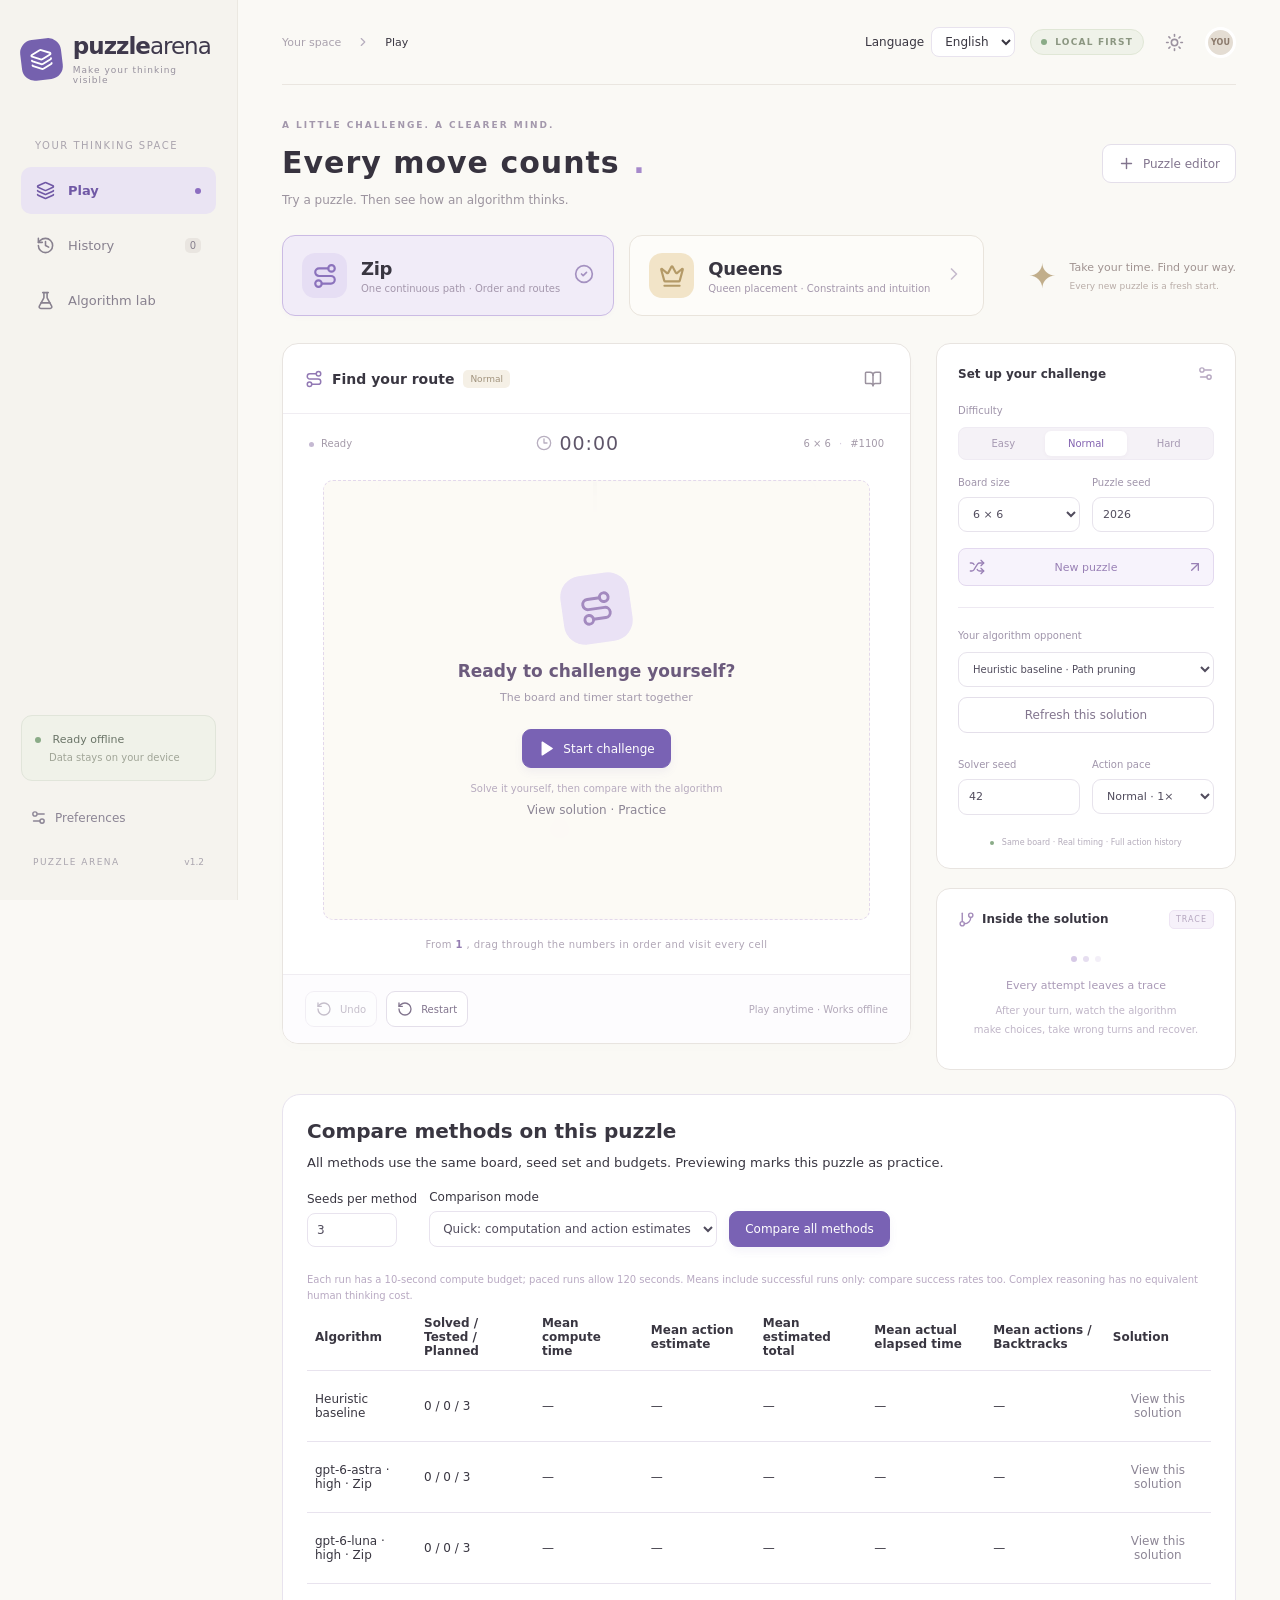
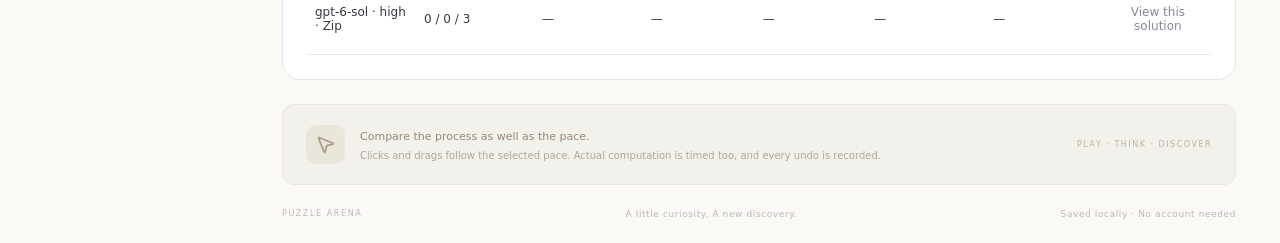
<file: puzzle-arena/index.html>
<!doctype html><html lang="en"><head><meta charset="UTF-8"/><meta name="viewport" content="width=device-width, initial-scale=1"/><meta name="theme-color" content="#faf8f3"/><link rel="icon" type="image/svg+xml" href="./icon.svg"/><title>Puzzle Arena · Every move counts</title>  <script type="module" crossorigin src="./assets/index-QBCMNToN.js"></script>
  <link rel="stylesheet" crossorigin href="./assets/index-B_sEFmNK.css">
</head><body><div id="root"></div></body></html>
</file>
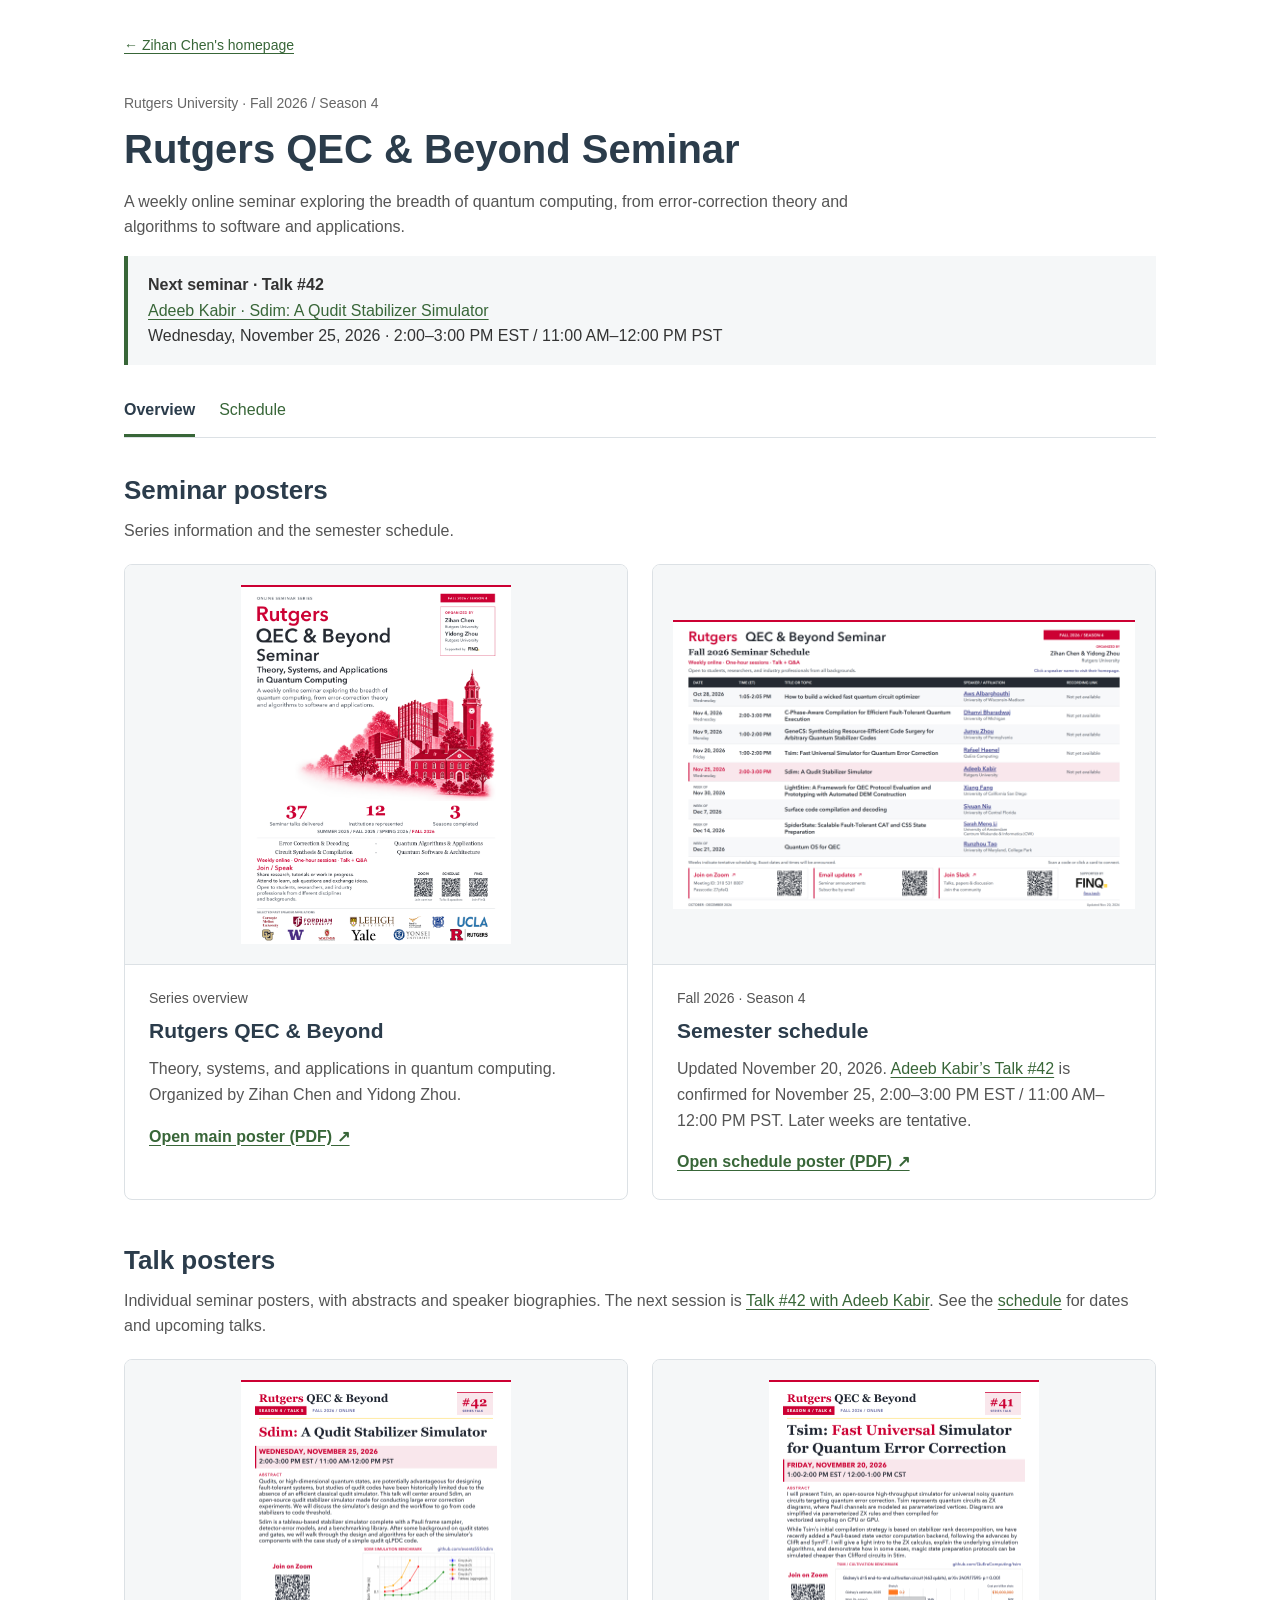
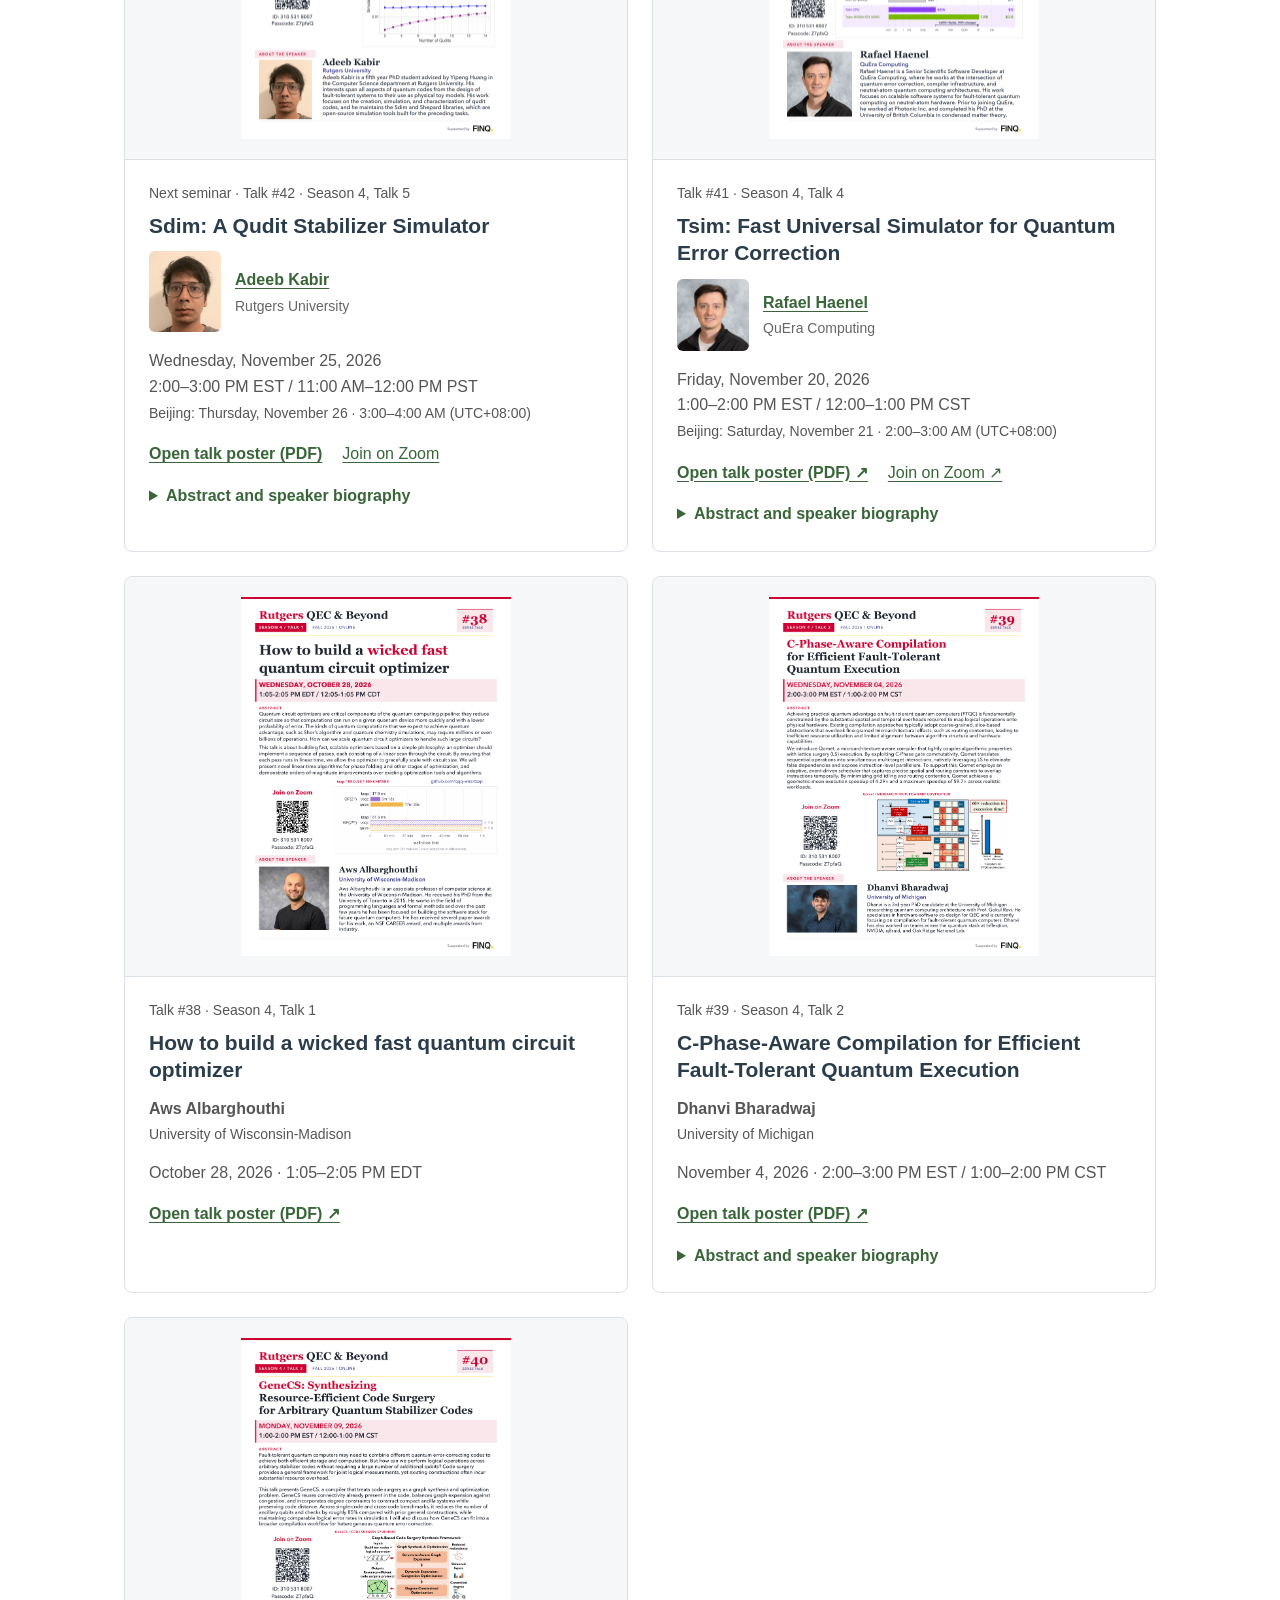
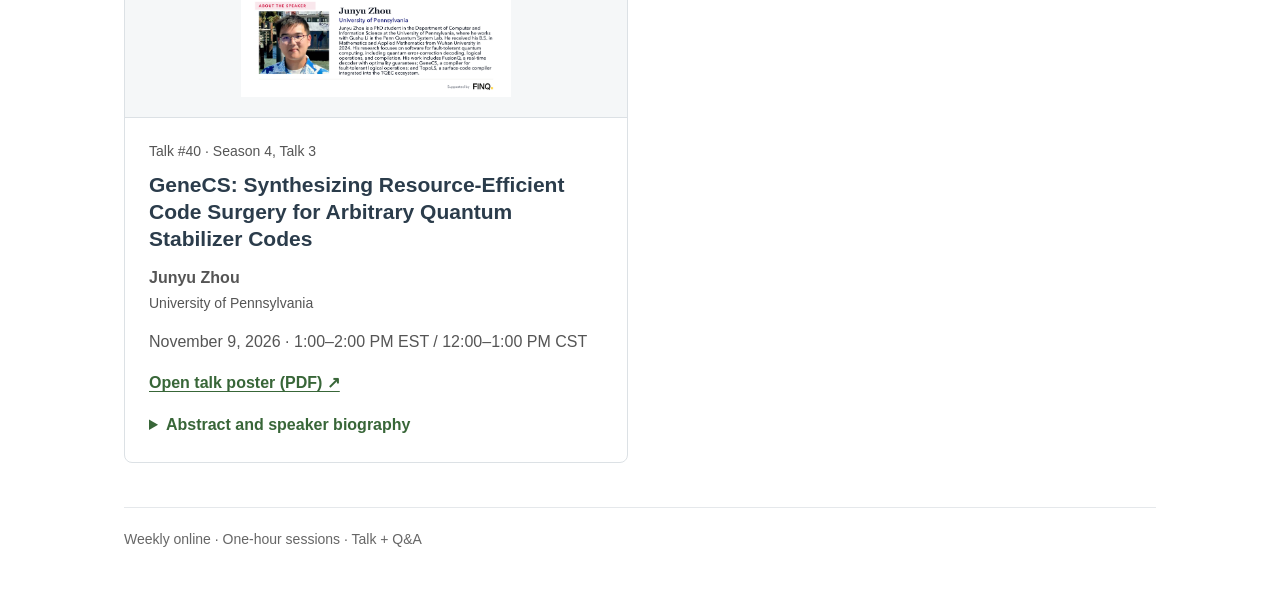
<file: qec-and-beyond/index.html>
<!DOCTYPE html>
<html lang="en">
<head>
    <meta charset="utf-8">
    <meta name="viewport" content="width=device-width, initial-scale=1">
    <title>Rutgers QEC &amp; Beyond — Overview</title>
    <meta name="description" content="Rutgers QEC &amp; Beyond Seminar. Next session: Adeeb Kabir on Sdim, Wednesday, November 25, 2026, 2–3 PM EST. Browse talk posters, abstracts, and speaker biographies.">
    <link rel="canonical" href="https://cesartwothousands.github.io/qec-and-beyond/">
    <link rel="stylesheet" href="styles.css">
</head>
<body>
    <main class="site-shell">
        <a class="back-link" href="../">&larr; Zihan Chen's homepage</a>
        <header class="page-header">
            <p class="eyebrow">Rutgers University · Fall 2026 / Season 4</p>
            <h1>Rutgers QEC &amp; Beyond Seminar</h1>
            <p class="lead">A weekly online seminar exploring the breadth of quantum computing, from error-correction theory and algorithms to software and applications.</p>
            <p class="next-session"><strong>Next seminar · Talk #42</strong><br><a href="#talk-42">Adeeb Kabir · Sdim: A Qudit Stabilizer Simulator</a><br>Wednesday, November 25, 2026 · 2:00–3:00 PM EST / 11:00 AM–12:00 PM PST</p>
            <nav class="site-nav" aria-label="Seminar pages">
                <a href="./" aria-current="page">Overview</a>
                <a href="schedule/">Schedule</a>
            </nav>
        </header>

        <section aria-labelledby="series-posters">
            <div class="section-heading">
                <h2 id="series-posters">Seminar posters</h2>
                <p>Series information and the semester schedule.</p>
            </div>
            <div class="poster-grid">
                <article class="poster-card">
                    <a class="poster-preview" href="poster/Main_Poster.pdf" target="_blank" rel="noopener" aria-label="Open the seminar overview poster PDF in a new tab">
                        <img src="previews/main-poster.png" width="825" height="1100" alt="Rutgers QEC and Beyond Seminar overview poster">
                    </a>
                    <div class="poster-body">
                        <p class="eyebrow">Series overview</p>
                        <h3>Rutgers QEC &amp; Beyond</h3>
                        <p>Theory, systems, and applications in quantum computing. Organized by Zihan Chen and Yidong Zhou.</p>
                        <a class="pdf-link" href="poster/Main_Poster.pdf" target="_blank" rel="noopener">Open main poster (PDF) &nearr;</a>
                    </div>
                </article>
                <article class="poster-card">
                    <a class="poster-preview" href="poster/Fall_2026_Schedule_20261120.pdf" target="_blank" rel="noopener" aria-label="Open the Fall 2026 schedule poster PDF in a new tab">
                        <img src="previews/fall-2026-schedule.png?v=20261120-1400" width="3840" height="2400" alt="Fall 2026 schedule updated November 20, highlighting Adeeb Kabir's confirmed November 25, 2026 Sdim session">
                    </a>
                    <div class="poster-body">
                        <p class="eyebrow">Fall 2026 · Season 4</p>
                        <h3>Semester schedule</h3>
                        <p>Updated November 20, 2026. <a href="#talk-42">Adeeb Kabir’s Talk #42</a> is confirmed for November 25, 2:00–3:00 PM EST / 11:00 AM–12:00 PM PST. Later weeks are tentative.</p>
                        <a class="pdf-link" href="poster/Fall_2026_Schedule_20261120.pdf" target="_blank" rel="noopener">Open schedule poster (PDF) &nearr;</a>
                    </div>
                </article>
            </div>
        </section>

        <section aria-labelledby="talk-posters">
            <div class="section-heading">
                <h2 id="talk-posters">Talk posters</h2>
                <p>Individual seminar posters, with abstracts and speaker biographies. The next session is <a href="#talk-42">Talk #42 with Adeeb Kabir</a>. See the <a href="schedule/">schedule</a> for dates and upcoming talks.</p>
            </div>
            <div class="poster-grid">
                <article class="poster-card" id="talk-42">
                    <a class="poster-preview" href="poster/042_A_Kabir.pdf" target="_blank" rel="noopener" aria-label="Open Adeeb Kabir’s talk 42 poster">
                        <img src="previews/042-kabir.png?v=20261120-1400" width="2160" height="2880" alt="Talk 42 poster for Sdim: A Qudit Stabilizer Simulator, by Adeeb Kabir" loading="lazy">
                    </a>
                    <div class="poster-body">
                        <p class="eyebrow">Next seminar · Talk #42 · Season 4, Talk 5</p>
                        <h3>Sdim: A Qudit Stabilizer Simulator</h3>
                        <div class="speaker-profile">
                            <img src="assets/042-kabir-portrait.jpg" width="72" height="81" alt="Adeeb Kabir" loading="lazy">
                            <div>
                                <p class="speaker"><a href="https://computerscience.rutgers.edu/people/graduate-students/details/adeeb-kabir" target="_blank" rel="noopener">Adeeb Kabir</a></p>
                                <p class="affiliation">Rutgers University</p>
                            </div>
                        </div>
                        <p><time datetime="2026-11-25T14:00:00-05:00">Wednesday, November 25, 2026</time><br>2:00–3:00 PM EST / 11:00 AM–12:00 PM PST<br><span class="local-time-note">Beijing: Thursday, November 26 · 3:00–4:00 AM (UTC+08:00)</span></p>
                        <div class="talk-actions">
                            <a class="pdf-link" href="poster/042_A_Kabir.pdf" target="_blank" rel="noopener">Open talk poster (PDF)</a>
                            <a href="https://us06web.zoom.us/j/3105318007?pwd=J2lAabtXhMgk6lW6zgbEu6DhalWJ5f.1&amp;omn=85307174680" target="_blank" rel="noopener">Join on Zoom</a>
                        </div>
                        <details class="talk-details">
                            <summary>Abstract and speaker biography</summary>
                            <h4>Abstract</h4>
                            <p>Qudits, or high-dimensional quantum states, are potentially advantageous for designing fault-tolerant systems, but studies of qudit codes have been historically limited due to the absence of an efficient classical qudit simulator.  This talk will center around Sdim, an open-source qudit stabilizer simulator made for conducting large error correction experiments.  We will discuss the simulator’s design and the workflow to go from code stabilizers to code threshold.</p>
                            <p>Sdim is a tableau-based stabilizer simulator complete with a Pauli frame sampler, detector-error models, and a benchmarking library.  After some background on qudit states and gates, we will walk through the design and algorithms for each of the simulator’s components with the case study of a simple qudit qLPDC code.</p>
                            <figure class="research-figure">
                                <a href="assets/042-sdim-benchmark.png" target="_blank" rel="noopener" aria-label="Open the supplied Sdim benchmark at full size">
                                    <img src="assets/042-sdim-benchmark.png" width="2100" height="1500" alt="Speaker-supplied simulation time versus qudit count for Cirq at dimensions 2, 3, 5, and 7 and the aggregated tableau simulator" loading="lazy">
                                </a>
                                <figcaption>Sdim simulation benchmark. <a href="https://github.com/events555/sdim" target="_blank" rel="noopener">Explore Sdim on GitHub</a></figcaption>
                            </figure>
                            <h4>About the speaker</h4>
                            <p>Adeeb Kabir is a fifth year PhD student advised by Yipeng Huang in the Computer Science department at Rutgers University.  His interests span all aspects of quantum codes from the design of fault-tolerant systems to their use as physical toy models.  His work focuses on the creation, simulation, and characterization of qudit codes, and he maintains the Sdim and Shepard libraries, which are open-source simulation tools built for the preceding tasks.</p>
                        </details>
                    </div>
                </article>
                <article class="poster-card" id="talk-41">
                    <a class="poster-preview" href="poster/041_R_Haenel.pdf" target="_blank" rel="noopener" aria-label="Open the poster for talk 41 by Rafael Haenel in a new tab">
                        <img src="previews/041-haenel.png" width="2160" height="2880" alt="Talk 41 poster: Tsim: Fast Universal Simulator for Quantum Error Correction, by Rafael Haenel; November 20, 2026, 1–2 PM EST" loading="lazy">
                    </a>
                    <div class="poster-body">
                        <p class="eyebrow">Talk #41 · Season 4, Talk 4</p>
                        <h3>Tsim: Fast Universal Simulator for Quantum Error Correction</h3>
                        <div class="speaker-profile">
                            <img src="assets/041-haenel-portrait.png" width="72" height="72" alt="Rafael Haenel" loading="lazy">
                            <div>
                                <p class="speaker"><a href="https://www.linkedin.com/in/rafael-haenel/" target="_blank" rel="noopener">Rafael Haenel</a></p>
                                <p class="affiliation">QuEra Computing</p>
                            </div>
                        </div>
                        <p><time datetime="2026-11-20T13:00:00-05:00">Friday, November 20, 2026</time><br>1:00–2:00 PM EST / 12:00–1:00 PM CST<br><span class="local-time-note">Beijing: Saturday, November 21 · 2:00–3:00 AM (UTC+08:00)</span></p>
                        <div class="talk-actions">
                            <a class="pdf-link" href="poster/041_R_Haenel.pdf" target="_blank" rel="noopener">Open talk poster (PDF) &nearr;</a>
                            <a href="https://us06web.zoom.us/j/3105318007?pwd=J2lAabtXhMgk6lW6zgbEu6DhalWJ5f.1&amp;omn=85307174680" target="_blank" rel="noopener">Join on Zoom &nearr;</a>
                        </div>
                        <details class="talk-details">
                            <summary>Abstract and speaker biography</summary>
                            <h4>Abstract</h4>
                            <p>I will present Tsim, an open-source high-throughput simulator for universal noisy quantum circuits targeting quantum error correction. Tsim represents quantum circuits as ZX diagrams, where Pauli channels are modeled as parameterized vertices. Diagrams are simplified via parameterized ZX rules and then compiled for vectorized sampling on CPU or GPU. While Tsim’s initial compilation strategy is based on stabilizer rank decomposition, we have recently added a Pauli-based state vector computation backend, following the advances by Clifft and SymFT. I will give a light intro to the ZX calculus, explain the underlying simulation algorithms, and demonstrate how in some cases, magic state preparation protocols can be simulated cheaper than Clifford circuits in Stim.</p>
                            <figure class="research-figure">
                                <a href="assets/041-tsim-research.svg" target="_blank" rel="noopener" aria-label="Open Rafael Haenel's supplied Tsim research figure in a new tab">
                                    <img src="assets/041-tsim-research.svg" width="1200" height="431" alt="Speaker-supplied Tsim cultivation benchmark comparing simulation throughput and cost for a distance-five cultivation circuit on 463 qubits" loading="lazy">
                                </a>
                                <figcaption>Tsim · Speaker-supplied research figure. <a href="https://github.com/QuEraComputing/tsim" target="_blank" rel="noopener">Explore Tsim on GitHub &nearr;</a></figcaption>
                            </figure>
                            <h4>About the speaker</h4>
                            <p>Rafael Haenel is a Senior Scientific Software Developer at QuEra Computing, where he works at the intersection of quantum error correction, compiler infrastructure, and neutral-atom quantum computing architectures. His work focuses on scalable software systems for fault-tolerant quantum computing on neutral-atom hardware. Prior to joining QuEra, he worked at Photonic Inc. and completed his PhD at the University of British Columbia in condensed matter theory.</p>
                        </details>
                    </div>
                </article>
                <article class="poster-card" id="talk-38">
                    <a class="poster-preview" href="poster/038_Albarghouthi.pdf" target="_blank" rel="noopener" aria-label="Open the poster for talk 38 by Aws Albarghouthi in a new tab">
                        <img src="previews/038-albarghouthi.png" width="825" height="1100" alt="Talk 38 poster: How to build a wicked fast quantum circuit optimizer, by Aws Albarghouthi" loading="lazy">
                    </a>
                    <div class="poster-body">
                        <p class="eyebrow">Talk #38 · Season 4, Talk 1</p>
                        <h3>How to build a wicked fast quantum circuit optimizer</h3>
                        <p class="speaker">Aws Albarghouthi</p>
                        <p class="affiliation">University of Wisconsin-Madison</p>
                        <p><time datetime="2026-10-28">October 28, 2026</time> · 1:05–2:05 PM EDT</p>
                        <a class="pdf-link" href="poster/038_Albarghouthi.pdf" target="_blank" rel="noopener">Open talk poster (PDF) &nearr;</a>
                    </div>
                </article>
                <article class="poster-card" id="talk-39">
                    <a class="poster-preview" href="poster/039_Bharadwaj.pdf" target="_blank" rel="noopener" aria-label="Open the poster for talk 39 by Dhanvi Bharadwaj in a new tab">
                        <img src="previews/039-bharadwaj.png" width="825" height="1100" alt="Talk 39 poster: C-Phase-Aware Compilation for Efficient Fault-Tolerant Quantum Execution, by Dhanvi Bharadwaj" loading="lazy">
                    </a>
                    <div class="poster-body">
                        <p class="eyebrow">Talk #39 · Season 4, Talk 2</p>
                        <h3>C-Phase-Aware Compilation for Efficient Fault-Tolerant Quantum Execution</h3>
                        <p class="speaker">Dhanvi Bharadwaj</p>
                        <p class="affiliation">University of Michigan</p>
                        <p><time datetime="2026-11-04">November 4, 2026</time> · 2:00–3:00 PM EST / 1:00–2:00 PM CST</p>
                        <a class="pdf-link" href="poster/039_Bharadwaj.pdf" target="_blank" rel="noopener">Open talk poster (PDF) &nearr;</a>
                        <details class="talk-details">
                            <summary>Abstract and speaker biography</summary>
                            <h4>Abstract</h4>
                            <p>Achieving practical quantum advantage on fault-tolerant quantum computers (FTQC) is fundamentally constrained by the substantial spatial and temporal overheads required to map logical operations onto physical hardware. Existing compilation approaches typically adopt coarse-grained, slice-based abstractions that overlook fine-grained microarchitectural effects, such as routing contention, leading to inefficient resource utilization and limited alignment between algorithm structure and hardware capabilities.</p>
                            <p>We introduce Qomet, a microarchitecture-aware compiler that tightly couples algorithmic properties with lattice surgery (LS) execution. By exploiting C-Phase gate commutativity, Qomet translates sequential operations into simultaneous multi-target interactions, natively leveraging LS to eliminate false dependencies and expose instruction-level parallelism. To support this, Qomet employs an adaptive, event-driven scheduler that captures precise spatial and routing constraints to overlap instructions temporally. By minimizing grid idling and routing contention, Qomet achieves a geometric-mean execution speedup of 4.29× and a maximum speedup of 59.7× across realistic workloads.</p>
                            <h4>About the speaker</h4>
                            <p>Dhanvi is a 3rd-year PhD candidate at the University of Michigan researching quantum computing architecture with Prof. Gokul Ravi. He specializes in hardware-software co-design for QEC and is currently focusing on compilation for fault-tolerant quantum computers. Dhanvi has also worked on teams across the quantum stack at Infleqtion, NVIDIA, qBraid, and Oak Ridge National Lab.</p>
                        </details>
                    </div>
                </article>
                <article class="poster-card" id="talk-40">
                    <a class="poster-preview" href="poster/040_Zhou.pdf" target="_blank" rel="noopener" aria-label="Open the poster for talk 40 by Junyu Zhou in a new tab">
                        <img src="previews/040-zhou.png" width="825" height="1100" alt="Talk 40 poster: GeneCS: Synthesizing Resource-Efficient Code Surgery for Arbitrary Quantum Stabilizer Codes, by Junyu Zhou" loading="lazy">
                    </a>
                    <div class="poster-body">
                        <p class="eyebrow">Talk #40 · Season 4, Talk 3</p>
                        <h3>GeneCS: Synthesizing Resource-Efficient Code Surgery for Arbitrary Quantum Stabilizer Codes</h3>
                        <p class="speaker">Junyu Zhou</p>
                        <p class="affiliation">University of Pennsylvania</p>
                        <p><time datetime="2026-11-09">November 9, 2026</time> · 1:00–2:00 PM EST / 12:00–1:00 PM CST</p>
                        <a class="pdf-link" href="poster/040_Zhou.pdf" target="_blank" rel="noopener">Open talk poster (PDF) &nearr;</a>
                        <details class="talk-details">
                            <summary>Abstract and speaker biography</summary>
                            <h4>Abstract</h4>
                            <p>Fault-tolerant quantum computers may need to combine different quantum error-correcting codes to achieve both efficient storage and computation. But how can we perform logical operations across arbitrary stabilizer codes without requiring a large number of additional qubits? Code surgery provides a general framework for joint logical measurements, yet existing constructions often incur substantial resource overhead.</p>
                            <p>This talk presents GeneCS, a compiler that treats code surgery as a graph synthesis and optimization problem. GeneCS reuses connectivity already present in the code, balances graph expansion against congestion, and incorporates degree constraints to construct compact ancilla systems while preserving code distance. Across single-code and cross-code benchmarks, it reduces the number of ancillary qubits and checks by roughly 85% compared with prior general constructions, while maintaining comparable logical error rates in simulation. I will also discuss how GeneCS can fit into a broader compilation workflow for heterogeneous quantum error correction.</p>
                            <h4>About the speaker</h4>
                            <p>Junyu Zhou is a PhD student in the Department of Computer and Information Science at the University of Pennsylvania, where he works with Gushu Li in the Penn Quantum System Lab. He received his B.S. in Mathematics and Applied Mathematics from Wuhan University in 2024. His research focuses on software for fault-tolerant quantum computing, including quantum error-correction decoding, logical operations, and compilation. His work includes FusionQ, a real-time decoder with optimality guarantees; GeneCS, a compiler for fault-tolerant logical operations; and TopoLS, a surface-code compiler integrated into the TQEC ecosystem.</p>
                        </details>
                    </div>
                </article>
            </div>
        </section>
        <footer class="page-footer">
            <p>Weekly online · One-hour sessions · Talk + Q&amp;A</p>
        </footer>
    </main>
</body>
</html>
</file>
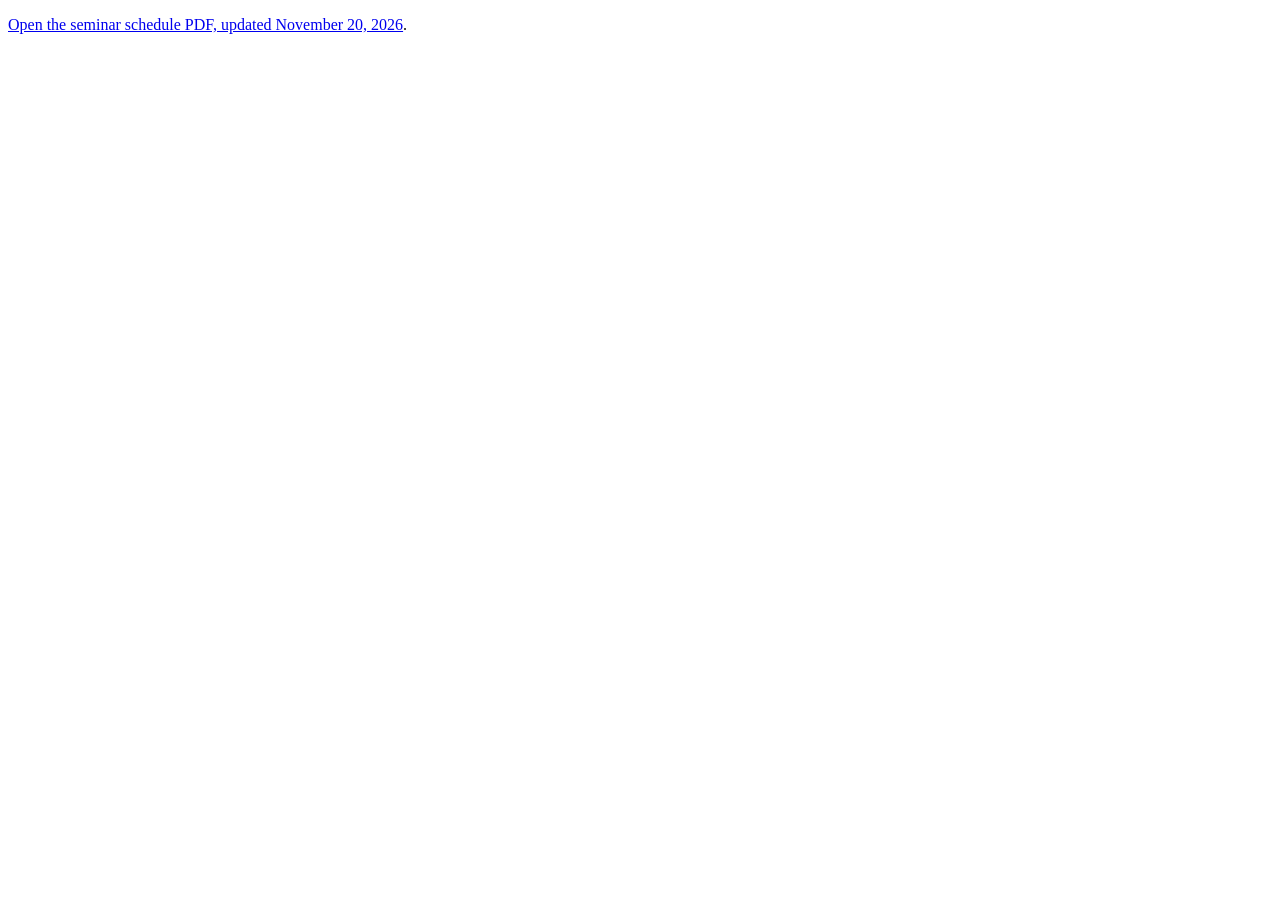
<file: qec-and-beyond/schedule/index.html>
<!DOCTYPE html>
<html lang="en">
<head>
    <meta charset="utf-8">
    <meta name="viewport" content="width=device-width, initial-scale=1">
    <meta http-equiv="refresh" content="0; url=../poster/Fall_2026_Schedule_20261120.pdf">
    <title>Rutgers QEC &amp; Beyond — Schedule</title>
    <link rel="canonical" href="https://cesartwothousands.github.io/qec-and-beyond/schedule.pdf">
</head>
<body>
    <p><a href="../poster/Fall_2026_Schedule_20261120.pdf">Open the seminar schedule PDF, updated November 20, 2026</a>.</p>
</body>
</html>
</file>
<file: puzzle-arena/assets/index-B_sEFmNK.css>
:root{font-family:Inter,Noto Sans SC,Microsoft YaHei,system-ui,sans-serif;color:#393641;background:#faf9f5;font-synthesis:none;font-weight:400;font-size:14px;-webkit-font-smoothing:antialiased}*{box-sizing:border-box}body{margin:0}button,input,select{font:inherit}button{cursor:pointer;transition:background .16s,transform .16s,box-shadow .16s}button:disabled{opacity:.45;cursor:not-allowed}button:not(:disabled):active{transform:translateY(1px)}button:focus-visible,a:focus-visible,input:focus-visible,select:focus-visible{outline:3px solid #ad9cdc;outline-offset:3px}button{color:inherit}a{cursor:pointer}h1,h2,h3,p{margin:0}button svg{flex-shrink:0}input,select{min-width:0;color:#514c5d;background:#fff;border:1px solid #e7e3ec;border-radius:9px;padding:10px 11px;outline:none}input:focus,select:focus{border-color:#9a85d4}select{cursor:pointer}.app{display:flex;min-height:100vh}.sidebar{width:238px;flex-shrink:0;border-right:1px solid #ebe8e1;background:#f5f3ee;position:fixed;inset:0 auto 0 0;display:flex;flex-direction:column;padding:33px 21px;z-index:20}.brand{display:flex;gap:11px;align-items:center;text-decoration:none;color:#3f394c;font-size:23px;font-weight:800;letter-spacing:-1px}.brand-light{font-weight:400}.brand small{display:block;font-size:9px;font-weight:400;letter-spacing:1px;color:#97919e;margin-top:6px}.brand-mark{height:41px;width:41px;background:#7561ae;border-radius:13px;display:grid;place-items:center;color:#fff;transform:rotate(-7deg)}.nav-label{font-size:10px;letter-spacing:1.5px;color:#aaa4ae;margin:55px 14px 16px}nav{display:flex;flex-direction:column;gap:8px}nav button{border:0;background:transparent;padding:14px 15px;display:flex;align-items:center;gap:13px;color:#88818f;text-align:left;border-radius:10px;font-size:13px}nav button.active{background:#eae4f3;color:#7058a5;font-weight:600}nav button:hover{background:#eee9f2}.nav-dot{width:6px;height:6px;border-radius:100%;background:#8c6dc1;margin-left:auto}nav button:not(.active) .nav-dot{display:none}.count{margin-left:auto;font-size:10px;background:#e9e5e0;border-radius:5px;padding:2px 5px}.sidebar-bottom{margin-top:auto}.offline{font-size:11px;color:#6b7568;padding:17px 13px;border:1px solid #e1e5da;background:#f0f2e9;border-radius:11px;margin-bottom:19px}.offline>span,.local-pill>span,.settings-foot>span{display:inline-block;width:6px;height:6px;background:#8aab87;border-radius:50%;margin-right:8px}.offline small{display:block;font-size:10px;color:#a0a597;margin:6px 0 0 14px}.text-button{display:inline-flex;align-items:center;gap:8px;background:none;border:none;color:#8c8595;font-size:12px;padding:9px}.version{display:flex;justify-content:space-between;font-size:9px;color:#aaa5ae;letter-spacing:1.5px;margin:22px 12px 0}.version span{letter-spacing:0}main{margin-left:238px;width:calc(100% - 238px);padding:0 44px;max-width:1600px}.topbar{height:85px;border-bottom:1px solid #eae6e0;display:flex;align-items:center;justify-content:space-between;font-size:11px}.topbar>span,.topbar>div{display:flex;align-items:center;gap:15px}.breadcrumb{color:#aaa2ae}.topbar>span>svg{color:#b6aebe}.local-pill{font-size:9px;font-weight:600;letter-spacing:1.2px;color:#8b9681;background:#eff2e9;border:1px solid #e0e7d6;border-radius:20px;padding:7px 10px}.icon-button{display:inline-flex;align-items:center;justify-content:center;width:31px;height:31px;border:0;border-radius:8px;background:transparent;color:#9b929f}.icon-button:hover{background:#eee9f2}.avatar{height:31px;width:31px;display:grid;place-items:center;background:#e4ddd3;border:3px solid white;border-radius:50%;font-size:8px;font-weight:700;color:#8a796b}.page-heading{display:flex;align-items:center;justify-content:space-between;gap:20px;margin:35px 0 28px}.eyebrow{font-size:9px;letter-spacing:2px;color:#a398ac;font-weight:600;margin-bottom:10px}h1{font-size:30px;line-height:1.5;letter-spacing:1px;font-weight:650;color:#37333f}.heading-dot{color:#a68acb;margin-left:2px}.page-heading p{font-size:12px;color:#9c949f;margin-top:8px}.secondary,.primary{border:1px solid #e4dfea;border-radius:9px;display:inline-flex;align-items:center;justify-content:center;gap:8px;padding:10px 15px;white-space:nowrap;font-size:12px;font-weight:500}.secondary{background:#fff;color:#82758e}.secondary:hover{background:#f7f3fa}.primary{background:#7962b4;border-color:#7962b4;color:#fff;box-shadow:0 4px 9px #7962b414}.primary:hover{background:#68519f}.game-tabs{display:flex;gap:15px;margin-bottom:27px}.game-tab{display:flex;align-items:center;gap:14px;padding:17px 19px;border:1px solid #e9e4dc;border-radius:13px;background:#fdfcf9;min-width:245px;text-align:left}.game-tab.selected{background:#f1ecf8;border-color:#cbbbe4;box-shadow:0 2px 4px #9980bb08}.game-icon{width:45px;height:45px;display:grid;place-items:center;border-radius:13px;flex-shrink:0}.zip-icon{background:#e6def4;color:#8b72bc}.queen-icon{background:#f2e4c8;color:#b49a68}.game-tab strong{font-size:18px;font-weight:650;display:block;letter-spacing:-.3px}.game-tab div>span{display:block;color:#a497ac;font-size:10px;margin-top:4px}.game-selected{margin-left:auto;color:#a491c0}.game-tab:not(.selected) .game-selected{color:#c6bbcd}.tiny-note{display:flex;align-items:center;gap:13px;margin-left:auto;color:#a09391;font-size:11px}.tiny-note small{font-size:9px;color:#b9ada8;display:block;margin-top:7px}.sparkle{font-size:34px;color:#c1ae8b}.workspace{display:grid;grid-template-columns:minmax(400px,1fr) 300px;gap:25px;align-items:start}.play-card{background:#fff;border:1px solid #e8e4e0;border-radius:16px;overflow:hidden;box-shadow:0 4px 13px #4a3a5503}.card-top{display:flex;align-items:center;justify-content:space-between;padding:19px 22px;border-bottom:1px solid #f0edf2}.puzzle-title{display:flex;align-items:center;gap:9px}.puzzle-title h2{font-size:14px;font-weight:600}.mini-icon{display:flex;color:#9279b4}.difficulty-tag{font-size:9px;color:#a0927c;background:#f5f0e6;padding:4px 7px;border-radius:5px;font-weight:400}.session-strip{display:flex;align-items:center;justify-content:space-between;padding:18px 26px;font-size:10px;color:#a49aa9}.status-dot{display:inline-block;background:#c5b9d2;width:5px;height:5px;border-radius:50%;margin-right:7px}.status-dot.running{background:#8ead88;box-shadow:0 0 0 3px #8ead8818}.timer{display:flex;align-items:center;gap:7px;font-size:19px;color:#5f566a;font-weight:500;letter-spacing:1px;font-variant-numeric:tabular-nums}.timer svg{color:#b8afc0}.board-info{display:flex;gap:8px}.board-info span{color:#d5cbdc}.board-area{position:relative;padding:8px 40px 0;min-height:310px}.board{--n: 6;display:grid;grid-template-columns:repeat(var(--n),1fr);position:relative;aspect-ratio:1;width:100%;max-width:440px;margin:auto;border:2px solid #847391;border-radius:10px;overflow:hidden;background:#fff;touch-action:none;isolation:isolate}.board.zip{background:#fbf9fd;border-color:#bdb0cd}.cell{display:grid;place-items:center;aspect-ratio:1;padding:0;position:relative;border:0;border-right:1px solid #d9d0e340;border-bottom:1px solid #d9d0e340;background:transparent;z-index:2;touch-action:none;border-radius:0;color:#61506f;user-select:none}.zip .cell{border-right-color:#d9cfe4;border-bottom-color:#d9cfe4}.cell:hover{box-shadow:inset 0 0 0 2px #927ab633}.cell:active{transform:none!important}.number{display:grid;place-items:center;background:#fbf9fd;width:58%;height:58%;border-radius:50%;font-size:clamp(12px,1.5vw,20px);font-weight:600;border:2px solid #78608f;color:#655076;z-index:4}.number.reached{background:#7963b9;color:#fff;border-color:#7963b9}.path-svg{position:absolute;inset:0;pointer-events:none;width:100%;height:100%;z-index:1}.head-dot{height:15px;width:15px;border-radius:50%;background:#a496d1;box-shadow:0 0 0 5px #7963b92a}.cross{font-size:25px;opacity:.45;font-weight:300}.cell.current{box-shadow:inset 0 0 0 3px #7054a8aa}.cell.evidence{filter:saturate(1.25)}.cell>svg{max-width:65%;max-height:65%}.board-instruction{text-align:center;margin:19px 10px 24px;color:#b0a6b6;font-size:10px;letter-spacing:.4px}.board-instruction b{color:#947db2}.start-cover{position:absolute;inset:8px 40px 0;z-index:7;background:#fcfaf5f7;display:flex;align-items:center;justify-content:center;flex-direction:column;border-radius:10px;border:1px dashed #e3d8ec;backdrop-filter:blur(18px)}.start-cover h3{font-size:17px;color:#6c5b7d;margin:18px 0 10px}.start-cover p{font-size:11px;color:#a49aad;margin-bottom:25px}.start-cover small{font-size:10px;color:#b7abbf;margin-top:15px}.start-symbol{width:69px;height:69px;background:#eae2f5;border-radius:21px;color:#a38abf;display:grid;place-items:center;transform:rotate(-8deg)}.play-actions{display:flex;align-items:center;gap:9px;padding:16px 22px;background:#fdfcfe;border-top:1px solid #f0edf2}.play-actions>span:not(.keyboard-hint){flex:1}.play-actions .secondary{font-size:10px;padding:9px 10px}.keyboard-hint{font-size:10px;color:#b3a9ba}.right-panel{display:flex;flex-direction:column;gap:19px}.settings-card,.thought-card{background:#fff;border:1px solid #e8e4e0;border-radius:14px;padding:21px}.section-title{display:flex;align-items:center;justify-content:space-between;gap:15px;margin-bottom:22px}.section-title h3{font-size:12px;font-weight:600;display:flex;align-items:center;gap:7px}.section-title>svg{color:#b6a8c1}.settings-card label{font-size:10px;color:#a095ab;display:block;margin-bottom:9px}.segmented{display:flex;background:#f5f2f7;border:1px solid #efebf3;padding:3px;border-radius:8px;margin-bottom:16px}.segmented button{flex:1;border:0;padding:7px;background:none;border-radius:6px;color:#a699b2;font-size:10px}.segmented button.on{background:#fff;color:#8464b1;box-shadow:0 1px 4px #5a3c5b0a}.field-row{display:flex;gap:12px;margin-top:15px}.field-row label{flex:1;min-width:0}.field-row input,.field-row select{display:block;width:100%;font-size:11px;margin-top:7px;padding:9px 10px}.new-puzzle{margin-top:7px;display:flex;align-items:center;justify-content:center;gap:8px;width:100%;padding:10px;border:1px solid #e3d9ef;border-radius:8px;background:#f7f3fc;color:#9980b5;font-size:11px}.new-puzzle svg:last-child{margin-left:auto}.new-puzzle svg:first-child{margin-right:auto}.divider{height:1px;background:#eee9f2;margin:21px 0}.full-select{width:100%;font-size:10px;padding:10px}.settings-foot{color:#b4acbb;font-size:8px;margin-top:14px;text-align:center}.settings-foot>span{width:4px;height:4px;margin-right:5px}.thought-card{padding-bottom:0;overflow:hidden}.thought-card .section-title{margin-bottom:9px}.thought-card h3 svg{color:#a58dbb}.live-label{font-size:8px;letter-spacing:1px;color:#b6a7c0;background:#f6f1fa;border:1px solid #eee5f4;border-radius:5px;padding:4px 6px}.thought-empty{text-align:center;padding:18px 0 30px}.thought-empty strong{font-size:11px;color:#aa9ab7;font-weight:400;display:block;margin:17px 0 9px}.thought-empty p{font-size:10px;line-height:1.9;color:#c0b6c8}.thought-dots{display:flex;justify-content:center;gap:6px}.thought-dots span{height:6px;width:6px;border-radius:50%;background:#d6c9e6}.thought-dots span:nth-child(2){opacity:.6}.thought-dots span:nth-child(3){opacity:.3}.trace-list{max-height:245px;overflow:auto;margin-top:18px}.trace-entry{display:flex;gap:10px;margin-bottom:16px}.trace-step{font-size:8px;color:#aa98b9;border-radius:6px;background:#f6f1fa;padding:4px;height:21px;min-width:23px;text-align:center}.trace-entry strong{font-size:10px;color:#8b779e;font-weight:500}.trace-entry p{font-size:9px;line-height:1.7;color:#b3a4bf;margin-top:4px}.trace-entry.bad strong{color:#b68487}.trace-entry em{font-size:8px;font-style:normal;display:inline-block;margin-left:4px;color:#c3b7cc}.trace-stats{display:flex;justify-content:space-between;border-top:1px solid #f1ebf5;padding:14px 0;color:#8f79a1;font-size:13px;text-align:center}.trace-stats small{display:block;font-size:8px;color:#b1a3bc;margin-top:4px}.bottom-note{display:flex;align-items:center;gap:15px;background:#f3f1eb;border:1px solid #ebe6db;border-radius:12px;padding:20px 23px;margin-top:24px}.note-icon{height:39px;width:39px;border-radius:10px;background:#eae6dc;color:#ac9c84;display:grid;place-items:center}.bottom-note strong{font-size:11px;font-weight:500;color:#978875}.bottom-note p{font-size:10px;color:#b2a696;margin-top:7px}.bottom-note>span{margin-left:auto;font-size:8px;letter-spacing:1.5px;color:#bfb29c}.comparison{display:flex;align-items:center;gap:25px;border:1px solid #e2d8ee;background:#f1ecf8;border-radius:12px;padding:22px;margin-top:24px}.comparison h3{font-size:16px;color:#78658b}.comparison p{font-size:10px;color:#a695b5;margin-top:8px}.comparison>div:first-child{margin-right:auto}.score>span{display:block;font-size:10px;color:#a08ead;margin-bottom:8px}.score strong{font-size:26px;color:#79628b;font-weight:500;font-variant-numeric:tabular-nums}.versus{font-size:10px;color:#bda9cb}.replay-controls{display:flex;align-items:center;gap:8px;padding:10px 19px;border-top:1px solid #eee}.replay-controls input{flex:1;min-width:30px;padding:0;accent-color:#8b71b6}.replay-controls select{font-size:10px;padding:4px}.replay-controls small{font-size:9px;color:#a99ab5;white-space:nowrap}footer{padding:24px 0;display:flex;justify-content:space-between;font-size:9px;color:#bdb5bf;letter-spacing:.6px}footer>span:first-child{font-size:8px;letter-spacing:1.6px}.message{display:flex;align-items:center;justify-content:space-between;padding:11px 15px;border:1px solid #dce5d6;background:#f0f5ed;color:#819477;border-radius:9px;font-size:12px;margin-top:15px;gap:10px}.message.error{background:#fff0ed;border-color:#eed5cd;color:#b27869}.message button{background:none;border:none;display:flex;color:inherit}.history-grid{display:grid;grid-template-columns:repeat(auto-fill,minmax(260px,1fr));gap:20px}.history-card,.algorithm-card{background:#fff;border:1px solid #e8e2ed;border-radius:14px;padding:23px;text-align:left}.history-card>div:first-child{display:flex;justify-content:space-between;align-items:center}.history-card h3{margin:19px 0 8px;font-size:19px}.history-card h3 small{font-size:11px;font-weight:400;color:#b1a6b8;margin-left:5px}.history-card p{font-size:10px;color:#b6aabc}.history-scores{display:flex;gap:30px;align-items:center;border-top:1px solid #eee7f4;margin-top:20px;padding-top:16px}.history-scores span{font-size:10px;color:#b09bbf}.history-scores strong{display:block;font-size:19px;color:#8e749f;margin-top:6px;font-weight:500}.history-scores>svg{margin-left:auto;color:#b9a5c7}.empty-page{min-height:450px;display:flex;align-items:center;justify-content:center;flex-direction:column;gap:25px;color:#b29ac7}.empty-page h2{font-size:19px;font-weight:400}.lab-banner{display:flex;align-items:center;gap:20px;background:#eee8f8;border:1px solid #e1d6f0;border-radius:13px;padding:27px;margin-bottom:25px;color:#9e83b6}.lab-banner h3{font-size:16px;color:#7c6493}.lab-banner p{font-size:11px;color:#a28ab5;line-height:1.8;margin-top:10px}.lab-banner .local-pill{margin-left:auto;flex-shrink:0}.algorithm-card h2{font-size:19px;color:#796188;margin:15px 0}.algorithm-card p{font-size:12px;color:#aa95b7;line-height:1.9;margin-bottom:20px}.metrics{font-size:10px;line-height:1.6;background:#f9f6fc;padding:12px;color:#9c87af;white-space:pre-wrap;max-height:180px;overflow:auto}.chart{width:100%;height:90px;margin:15px 0}.modal-backdrop{position:fixed;inset:0;background:#30223850;backdrop-filter:blur(5px);z-index:50;display:flex;align-items:center;justify-content:center;padding:25px}.modal{width:min(600px,100%);max-height:90vh;overflow:auto;background:#fffdfa;border:1px solid #e2dbe8;border-radius:20px;padding:28px;box-shadow:0 25px 80px #31243825}.modal h2{font-size:19px;color:#786487}.modal>p{font-size:12px;color:#a997b5;line-height:1.8;margin-bottom:18px}.modal-actions{display:flex;justify-content:flex-end;gap:10px;margin-top:23px;flex-wrap:wrap}.editor-tools{display:flex;flex-wrap:wrap;gap:8px;align-items:center;margin:15px 0 20px}.paint{width:31px;height:31px;border:2px solid transparent;border-radius:8px;color:#7a647d;font-size:11px}.paint.selected{outline:2px solid #866aa4;outline-offset:2px}.editor-tools input{width:80px}.editor-tools small{font-size:10px;color:#b3a0be}.region-label{font-size:12px;color:#6c557c80}.verification{margin:18px 0 0!important;color:#9277a8!important}.rules h3{font-size:17px;color:#8d73a2;margin:23px 0 10px}.rules p{font-size:13px;line-height:1.9;color:#a595ae}.muted{color:#b8a9c2!important;font-size:10px!important;margin-top:25px}.source-code{background:#f5f0f9;color:#80688e;font-size:11px;line-height:1.7;padding:16px;overflow:auto;max-height:65vh}.loading{display:grid;place-items:center;height:350px;color:#b5a1c6;font-size:13px}@media(min-width:1450px){main{padding:0 60px}.workspace{grid-template-columns:minmax(450px,1fr) 330px}.board{max-width:460px}.board-area{padding-inline:65px}.start-cover{inset-inline:65px}.game-tab{min-width:280px}.settings-card{padding:25px}.thought-empty{padding-bottom:42px}}@media(max-width:1150px){.sidebar{width:190px;padding:30px 15px}.brand{font-size:19px}.brand-mark{width:34px;height:34px}.brand small{font-size:7px}main{margin-left:190px;width:calc(100% - 190px);padding:0 25px}.workspace{grid-template-columns:minmax(330px,1fr) 265px;gap:18px}.tiny-note{display:none}.game-tab{flex:1;min-width:0}.board-area{padding-inline:27px}.start-cover{inset-inline:27px}.settings-card,.thought-card{padding:17px}.thought-card{padding-bottom:0}.play-actions{padding:14px}.bottom-note>span{display:none}.comparison{gap:15px}.comparison .secondary{font-size:10px}}@media(max-width:900px){.sidebar{width:75px;padding:28px 12px}.brand>span,.nav-label,.offline,.version,.sidebar-bottom .text-button,.nav-dot,.count{display:none}.brand-mark{width:42px;height:42px}.brand{justify-content:center}nav{margin-top:45px}nav button{font-size:0;padding:15px;gap:0}nav button svg{width:21px;height:21px}main{margin-left:75px;width:calc(100% - 75px);padding:0 24px}.workspace{grid-template-columns:minmax(300px,1fr) 250px}.page-heading{margin-top:24px}h1{font-size:27px}.eyebrow{font-size:8px}.comparison{flex-wrap:wrap}}@media(max-width:720px){.workspace{grid-template-columns:1fr}.right-panel{display:grid;grid-template-columns:1fr 1fr;gap:15px}.board{max-width:430px}.start-cover{max-width:430px;margin:auto}.board-area{padding-inline:25px}.game-tab{padding:14px 12px;gap:9px}.game-tab div>span{font-size:8px}.game-icon{width:37px;height:37px}.game-tab strong{font-size:17px}.page-heading .secondary{font-size:10px;padding:8px 9px}.page-heading p{font-size:10px}.number{font-size:20px}.topbar{height:68px}.local-pill{display:none}.right-panel .field-row{gap:7px}.settings-card{padding:14px}.bottom-note p{line-height:1.7}.modal{padding:20px}}@media(max-width:480px){.sidebar{display:none}main{margin-left:0;width:100%;padding:0 15px}.right-panel{grid-template-columns:1fr}.game-tabs,.page-heading{gap:10px}h1{font-size:23px}.page-heading .eyebrow{font-size:6px;letter-spacing:1px}.game-selected{display:none}.game-tab div>span{font-size:7px}.start-cover h3{font-size:15px}.start-cover p{font-size:9px}.card-top{padding:16px}.puzzle-title h2{font-size:13px}.play-actions{gap:6px}.play-actions .text-button,.play-actions .primary{font-size:10px}.keyboard-hint{font-size:8px}.session-strip{padding:16px}.board-info{font-size:9px}footer>span:nth-child(2){display:none}.history-grid{grid-template-columns:1fr}.lab-banner{padding:20px}.comparison>div:first-child{width:100%}.modal-backdrop{padding:12px}}@media(max-width:480px){.play-actions{flex-wrap:wrap}.replay-controls{gap:3px;padding-inline:9px}.replay-controls .icon-button{width:23px}.replay-controls select{max-width:80px}.replay-controls small{font-size:8px}}.experiment-stats{display:grid;grid-template-columns:1fr 1fr;gap:12px;margin:18px 0}.experiment-stats>div{border-radius:12px;background:#f4f0fa;padding:14px}.experiment-stats span,.experiment-stats small{display:block;font-size:10px;color:#776e87;line-height:1.7}.experiment-stats strong{display:block;font-size:23px;color:#665099;margin:5px 0}.algorithm-card .experiment-note{font-size:10px;line-height:1.7;color:#887c98}.evolution-chart{margin:20px 0}.evolution-chart figcaption{font-size:11px;color:#796b88}.evolution-chart svg{width:100%;display:block;margin-top:8px}.evolution-chart text{font-size:10px;fill:#8d819b}.chart-legend{display:flex;gap:12px;flex-wrap:wrap;font-size:9px;color:#988ba4}.chart-legend span:last-child{margin-left:auto}.control-table{width:100%;border-collapse:collapse;margin:18px 0;font-size:10px;text-align:left}.control-table caption{text-align:left;color:#796b88;margin-bottom:9px}.control-table td,.control-table th{border-bottom:1px solid #e9e3ef;padding:9px 5px;line-height:1.6}.control-table th{color:#93859f;font-weight:500}.control-table small{display:block;color:#9c8fa7;font-size:9px}.history-grid:has(.algorithm-card){grid-template-columns:repeat(2,minmax(0,1fr));align-items:start}.algorithm-card{align-self:start}@media(max-width:720px){.history-grid:has(.algorithm-card){grid-template-columns:1fr}}.language-switch{display:inline-flex;align-items:center;gap:7px;font-size:12px}.language-switch select{width:auto;padding:6px 9px;border:1px solid var(--line, #e8e3ee);border-radius:8px;background:#fff;color:inherit}html[lang=en] .sidebar{font-size:13px}html[lang=en] .settings-card label{line-height:1.4}@media(max-width:600px){.language-switch>span{display:none}.topbar .local-pill{display:none}}.method-comparison{margin:24px 0;padding:24px;border:1px solid #e8e3ee;border-radius:18px;background:#fff}.method-comparison h2{margin:0 0 10px;font-size:20px}.method-comparison p{font-size:13px;line-height:1.6}.comparison-toolbar{display:flex;align-items:end;flex-wrap:wrap;gap:12px;margin:16px 0}.comparison-toolbar label{display:grid;gap:7px;font-size:12px}.comparison-toolbar input{width:90px}.comparison-toolbar select,.comparison-toolbar input{padding:9px;border:1px solid #e8e3ee;border-radius:8px}.comparison-scroll{overflow-x:auto}.method-comparison table{width:100%;border-collapse:collapse;font-size:12px;text-align:left}.method-comparison th,.method-comparison td{padding:12px 8px;border-bottom:1px solid #e8e3ee;min-width:95px}.method-comparison small{display:block;color:#a85a54}.training-metadata{display:grid;grid-template-columns:repeat(auto-fit,minmax(135px,1fr));gap:12px;font-size:12px}.training-metadata dt{color:#777;margin-bottom:5px}.training-metadata dd{margin:0;font-weight:600;overflow-wrap:anywhere}.preview-method{margin:10px 0;width:100%}.result-method{font-weight:600}
</file>
<file: qec-and-beyond/styles.css>
* { box-sizing: border-box; }
html { scroll-behavior: smooth; }
body {
    margin: 0;
    color: #333;
    background: #fff;
    font: 16px/1.6 -apple-system, BlinkMacSystemFont, "Segoe UI", Arial, sans-serif;
}
a { color: #386638; text-underline-offset: 3px; }
a:hover { color: #0d5797; }
a:focus-visible { outline: 2px solid #0d5797; outline-offset: 4px; }
.site-shell { max-width: 1080px; margin: 0 auto; padding: 32px 24px 40px; }
.back-link { display: inline-block; margin-bottom: 36px; font-size: 14px; }
.page-header { margin-bottom: 36px; }
.eyebrow { margin: 0 0 8px; color: #666; font-size: 14px; }
h1, h2, h3 { color: #2b3c4b; line-height: 1.3; font-weight: 600; }
h1 { margin: 0 0 14px; font-size: clamp(28px, 5vw, 40px); }
h2 { margin: 0 0 10px; font-size: 26px; }
h3 { margin: 0 0 12px; font-size: 21px; }
p { margin: 0 0 16px; }
.lead { max-width: 760px; color: #555; }
.next-session { padding: 16px 20px; border-left: 4px solid #386638; background: #f5f7f8; }
.site-nav { display: flex; gap: 24px; margin-top: 24px; border-bottom: 1px solid #dce1e5; }
.site-nav a { padding: 8px 0 12px; text-decoration: none; }
.site-nav a[aria-current="page"] { border-bottom: 3px solid #386638; color: #2b3c4b; font-weight: 600; }
section + section { margin-top: 44px; }
.section-heading { margin-bottom: 20px; }
.section-heading p { color: #555; }
.poster-grid { display: grid; grid-template-columns: repeat(2, minmax(0, 1fr)); gap: 24px; }
.poster-card { overflow: hidden; border: 1px solid #dce1e5; border-radius: 8px; }
.poster-preview { display: flex; justify-content: center; align-items: center; height: 400px; padding: 20px; border-bottom: 1px solid #dce1e5; background: #f5f7f8; }
.poster-preview img { display: block; max-width: 100%; max-height: 100%; width: auto; height: auto; }
.poster-body { padding: 22px 24px 24px; }
.poster-body > p { color: #555; }
.pdf-link { display: inline-block; font-weight: 600; }
.speaker { margin-bottom: 2px; font-weight: 600; }
.affiliation { margin-bottom: 14px; color: #666; font-size: 14px; }
.speaker-profile { display: flex; align-items: center; gap: 14px; margin-bottom: 16px; }
.speaker-profile img { flex: 0 0 72px; border-radius: 6px; object-fit: contain; }
.speaker-profile .affiliation { margin-bottom: 0; }
.local-time-note { font-size: 14px; }
.talk-actions { display: flex; flex-wrap: wrap; align-items: baseline; gap: 8px 20px; }
.talk-details { margin-top: 16px; }
.talk-details summary { color: #386638; cursor: pointer; font-weight: 600; }
.talk-details h4 { margin: 18px 0 8px; color: #2b3c4b; }
.talk-details p:last-child { margin-bottom: 0; }
.research-figure { margin: 20px 0; }
.research-figure img { display: block; width: 100%; height: auto; }
.research-figure figcaption { margin-top: 8px; color: #666; font-size: 14px; }
.page-footer { margin-top: 44px; padding-top: 20px; border-top: 1px solid #e5e8eb; color: #666; font-size: 14px; }
.page-footer p:last-child { margin-bottom: 0; }
@media (max-width: 700px) {
    .site-shell { padding: 24px 18px 32px; }
    .back-link { margin-bottom: 28px; }
    .poster-grid { grid-template-columns: 1fr; gap: 20px; }
    .poster-preview { height: 360px; padding: 16px; }
    .poster-body { padding: 20px; }
}
@media (prefers-reduced-motion: reduce) {
    html { scroll-behavior: auto; }
}
</file>
